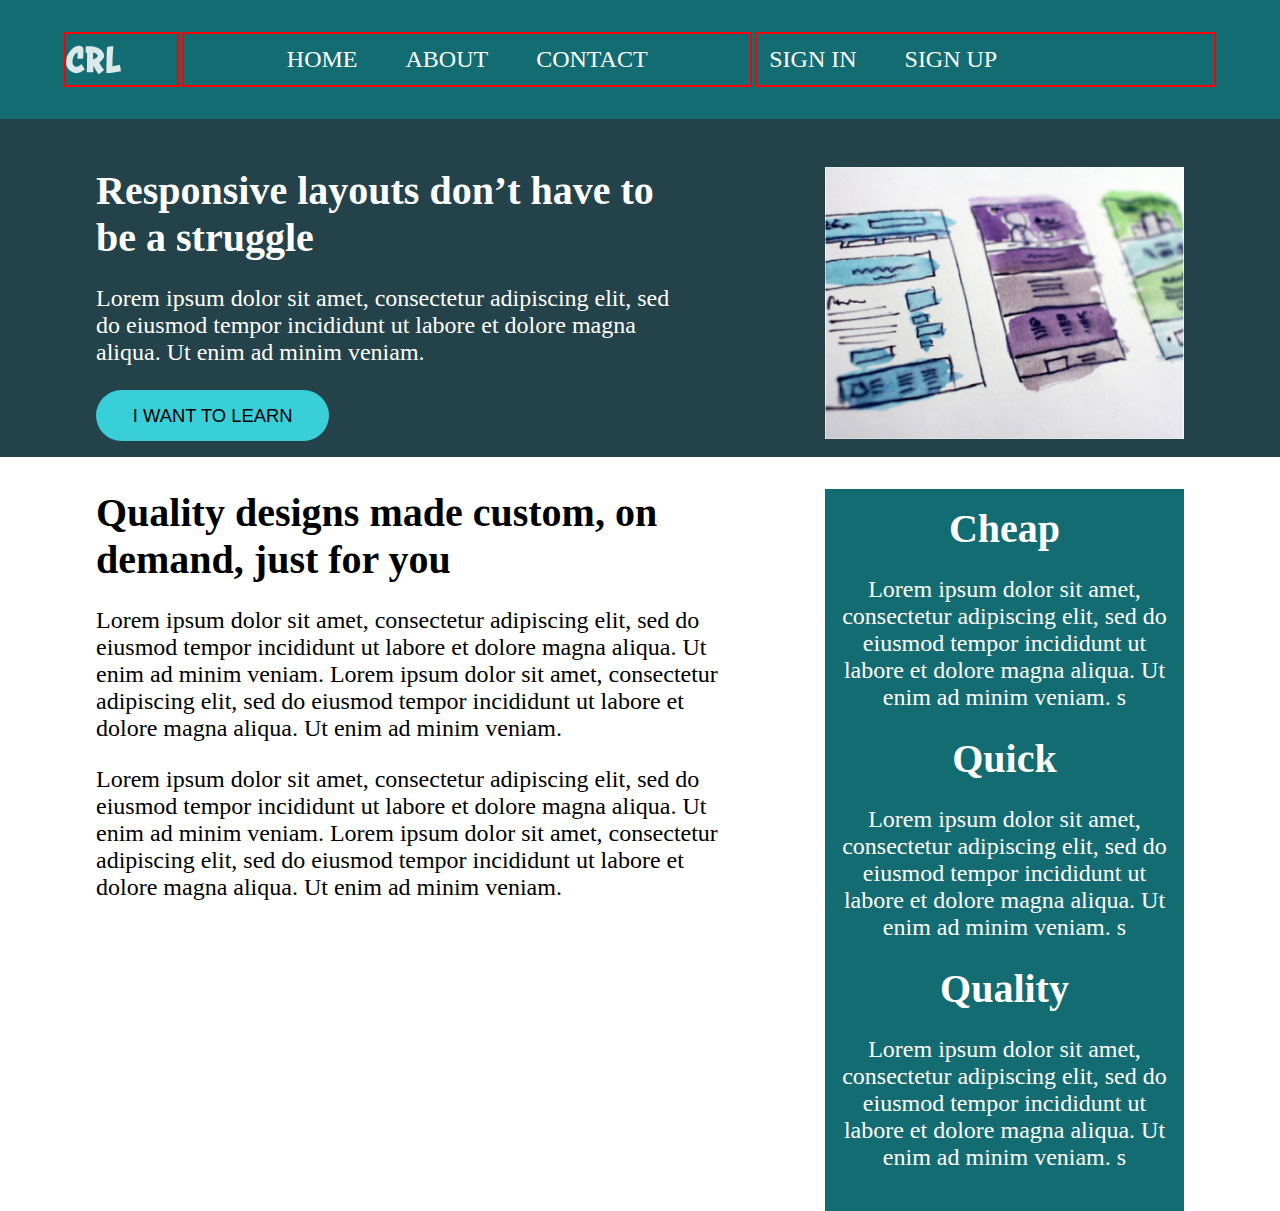
<file: nav1/index.html>
<!DOCTYPE html>
<html lang="en">
<head>
    <meta charset="UTF-8">
    <meta name="viewport" content="width=device-width, initial-scale=1.0">
    <title>Document</title>
</head>
<link rel="stylesheet" href="style.css">
<body>
    <header class="navbar">

        <div class="navcontainer">
            <div class="navlist logo-container">
                <img src="logo.svg" alt="company logo">
            </div>

            <ul class="navlist navlistcenter">
                <li class="navitem"><a href="">HOME</a></li>
                <li class="navitem"><a href="">ABOUT</a></li>
                <li class="navitem"><a href="">CONTACT</a></li>
            </ul>

            <ul class="navlist navlistend">
                <li class="navitem"><a href="">SIGN IN</a></li>
                <li class="navitem"><a href="">SIGN UP</a></li>
            </ul>
        </div>

    </header>
    <main class="container">
        <div class="row">
            <div class="content colone">
                <h1>Responsive layouts don’t have to be a struggle</h1>
                <p>Lorem ipsum dolor sit amet, consectetur adipiscing elit, sed do eiusmod tempor incididunt ut labore et dolore magna aliqua. Ut enim ad minim veniam.</p>
                <button>I WANT TO LEARN</button>     
            </div>
            <div class="img-container">
                <img src="img/hero-img.jpg" alt="weblayout">
            </div>
        </div>
    </main>

    <div class="row">

        <div class="colone">
            <h1>Quality designs made custom, on demand, just for you</h1>
            <p>Lorem ipsum dolor sit amet, consectetur adipiscing elit, sed do eiusmod tempor incididunt ut labore et dolore magna aliqua. Ut enim ad minim veniam. Lorem ipsum dolor sit amet, consectetur adipiscing elit, sed do eiusmod tempor incididunt ut labore et dolore magna aliqua. Ut enim ad minim veniam.</p>
            <p>Lorem ipsum dolor sit amet, consectetur adipiscing elit, sed do eiusmod tempor incididunt ut labore et dolore magna aliqua. Ut enim ad minim veniam. Lorem ipsum dolor sit amet, consectetur adipiscing elit, sed do eiusmod tempor incididunt ut labore et dolore magna aliqua. Ut enim ad minim veniam.</p>
        </div>

        <div class="coltwo">
            <div class="column">
                <h1 class="brown-heading">Cheap</h1>
                <p>Lorem ipsum dolor sit amet, consectetur adipiscing elit, sed do eiusmod tempor incididunt ut labore et dolore magna aliqua. Ut enim ad minim veniam. s</p>
            </div>
            <div class="column">
                <h1 class="brown-heading">Quick</h1>
                <p>Lorem ipsum dolor sit amet, consectetur adipiscing elit, sed do eiusmod tempor incididunt ut labore et dolore magna aliqua. Ut enim ad minim veniam. s</p>
            </div>
            <div class="column">
                <h1 class="brown-heading">Quality</h1>
                <p>Lorem ipsum dolor sit amet, consectetur adipiscing elit, sed do eiusmod tempor incididunt ut labore et dolore magna aliqua. Ut enim ad minim veniam. s</p>
            </div>
        </div>

    </div>
</body>
</html>
</file>
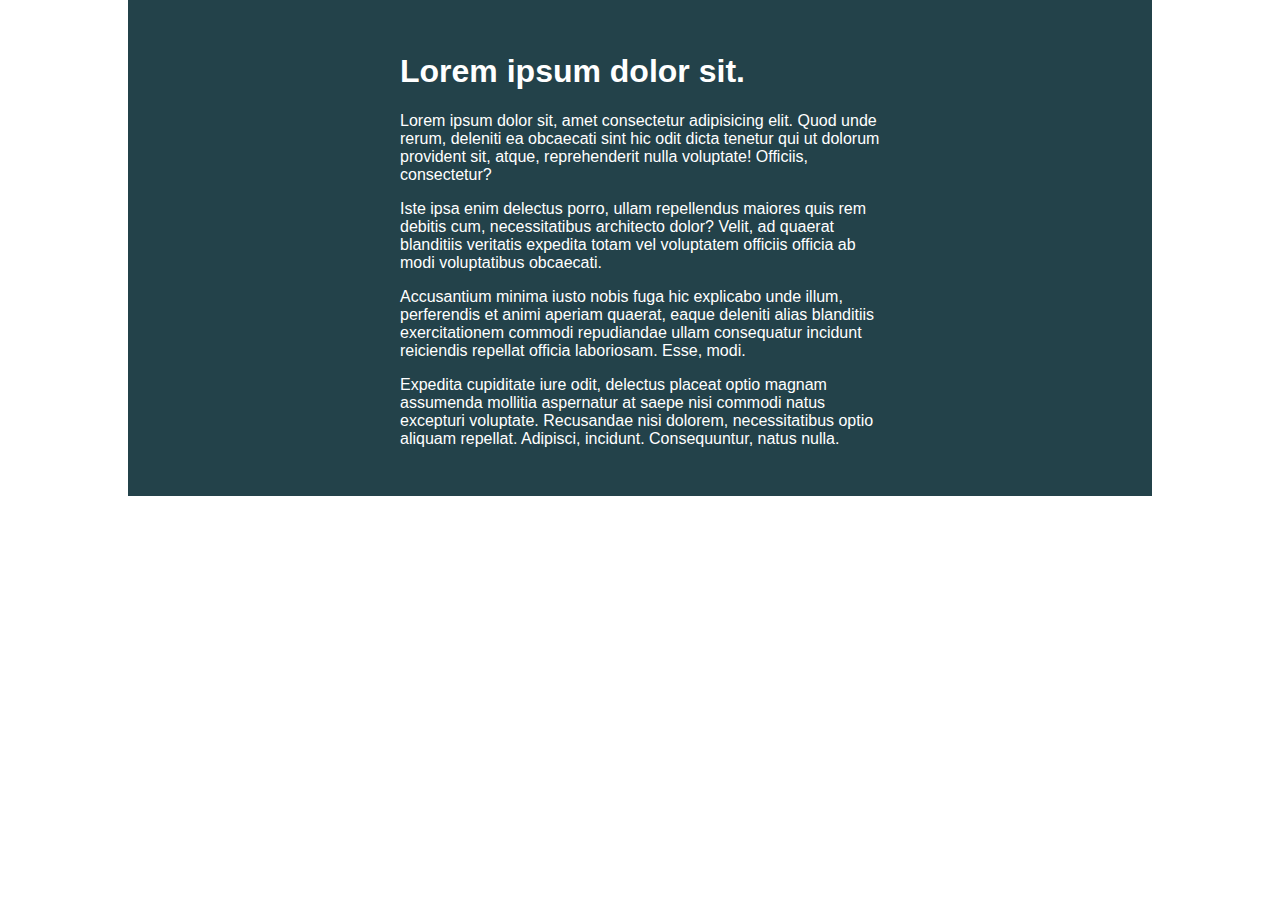
<file: conqueringresponsivekp/day1/index.html>
<!DOCTYPE html>
<html lang="en">

<head>
    <meta charset="UTF-8">
    <meta name="viewport" content="width=device-width, initial-scale=1.0">
    <title>Day 01</title>

    <link rel="stylesheet" href="style.css">
</head>

<body>
    <div class="container">
        <div class="intro-content">
            <h1>Lorem ipsum dolor sit.</h1>
            <p>Lorem ipsum dolor sit, amet consectetur adipisicing elit. Quod unde rerum, deleniti ea obcaecati sint hic
                odit dicta tenetur qui ut dolorum provident sit, atque, reprehenderit nulla voluptate! Officiis,
                consectetur?</p>
            <p>Iste ipsa enim delectus porro, ullam repellendus maiores quis rem debitis cum, necessitatibus architecto
                dolor? Velit, ad quaerat blanditiis veritatis expedita totam vel voluptatem officiis officia ab modi
                voluptatibus obcaecati.</p>
            <p>Accusantium minima iusto nobis fuga hic explicabo unde illum, perferendis et animi aperiam quaerat, eaque
                deleniti alias blanditiis exercitationem commodi repudiandae ullam consequatur incidunt reiciendis
                repellat officia laboriosam. Esse, modi.</p>
            <p>Expedita cupiditate iure odit, delectus placeat optio magnam assumenda mollitia aspernatur at saepe nisi
                commodi natus excepturi voluptate. Recusandae nisi dolorem, necessitatibus optio aliquam repellat.
                Adipisci, incidunt. Consequuntur, natus nulla.</p>
        </div>
    </div>
</body>

</html>
</file>
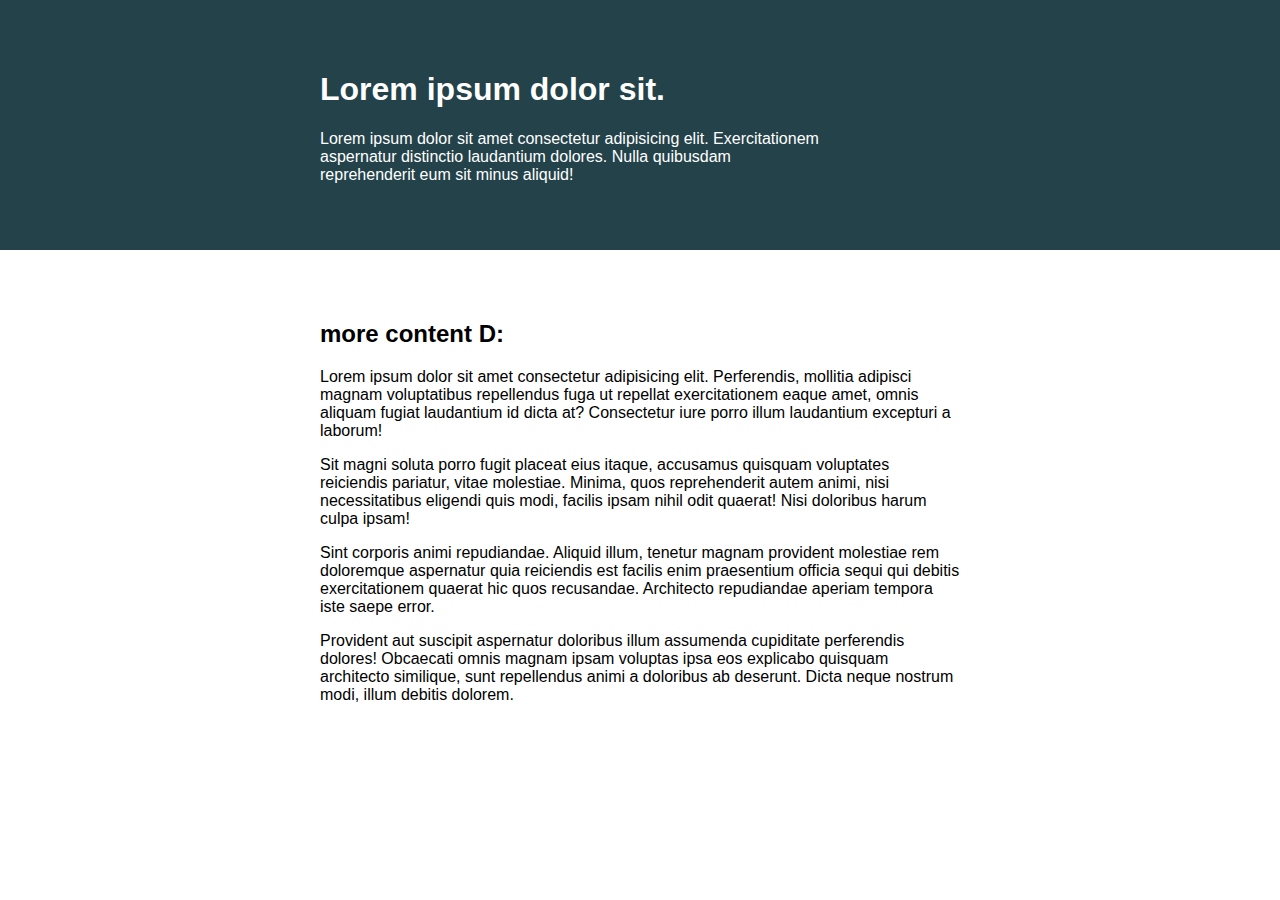
<file: conqueringresponsivekp/day2/index.html>
<!DOCTYPE html>
<html lang="en">
<head> 
    <meta charset="UTF-8">
    <meta name="viewport" content="width=device-width, initial-scale=1.0">
    <title>Day 01</title>
    <link rel="stylesheet" href="style.css">
</head>
<body>
    <div class="container">
        <div class="intro-content">
            <div class="nested-container">
                <h1>Lorem ipsum dolor sit.</h1>
                <p>Lorem ipsum dolor sit amet consectetur adipisicing elit. Exercitationem aspernatur distinctio laudantium dolores. Nulla quibusdam reprehenderit eum sit minus aliquid!</p>
            </div>
        </div>
    </div>

    <div class="container2">
        <div class="intro-content2">
            <h2>more content D:</h2>
            <p>Lorem ipsum dolor sit amet consectetur adipisicing elit. Perferendis, mollitia adipisci magnam voluptatibus repellendus fuga ut repellat exercitationem eaque amet, omnis aliquam fugiat laudantium id dicta at? Consectetur iure porro illum laudantium excepturi a laborum!</p>
            <p>Sit magni soluta porro fugit placeat eius itaque, accusamus quisquam voluptates reiciendis pariatur, vitae molestiae. Minima, quos reprehenderit autem animi, nisi necessitatibus eligendi quis modi, facilis ipsam nihil odit quaerat! Nisi doloribus harum culpa ipsam!</p>
            <p>Sint corporis animi repudiandae. Aliquid illum, tenetur magnam provident molestiae rem doloremque aspernatur quia reiciendis est facilis enim praesentium officia sequi qui debitis exercitationem quaerat hic quos recusandae. Architecto repudiandae aperiam tempora iste saepe error.</p>
            <p>Provident aut suscipit aspernatur doloribus illum assumenda cupiditate perferendis dolores! Obcaecati omnis magnam ipsam voluptas ipsa eos explicabo quisquam architecto similique, sunt repellendus animi a doloribus ab deserunt. Dicta neque nostrum modi, illum debitis dolorem.</p>
        </div>      
    </div>




</body>
</html>
</file>
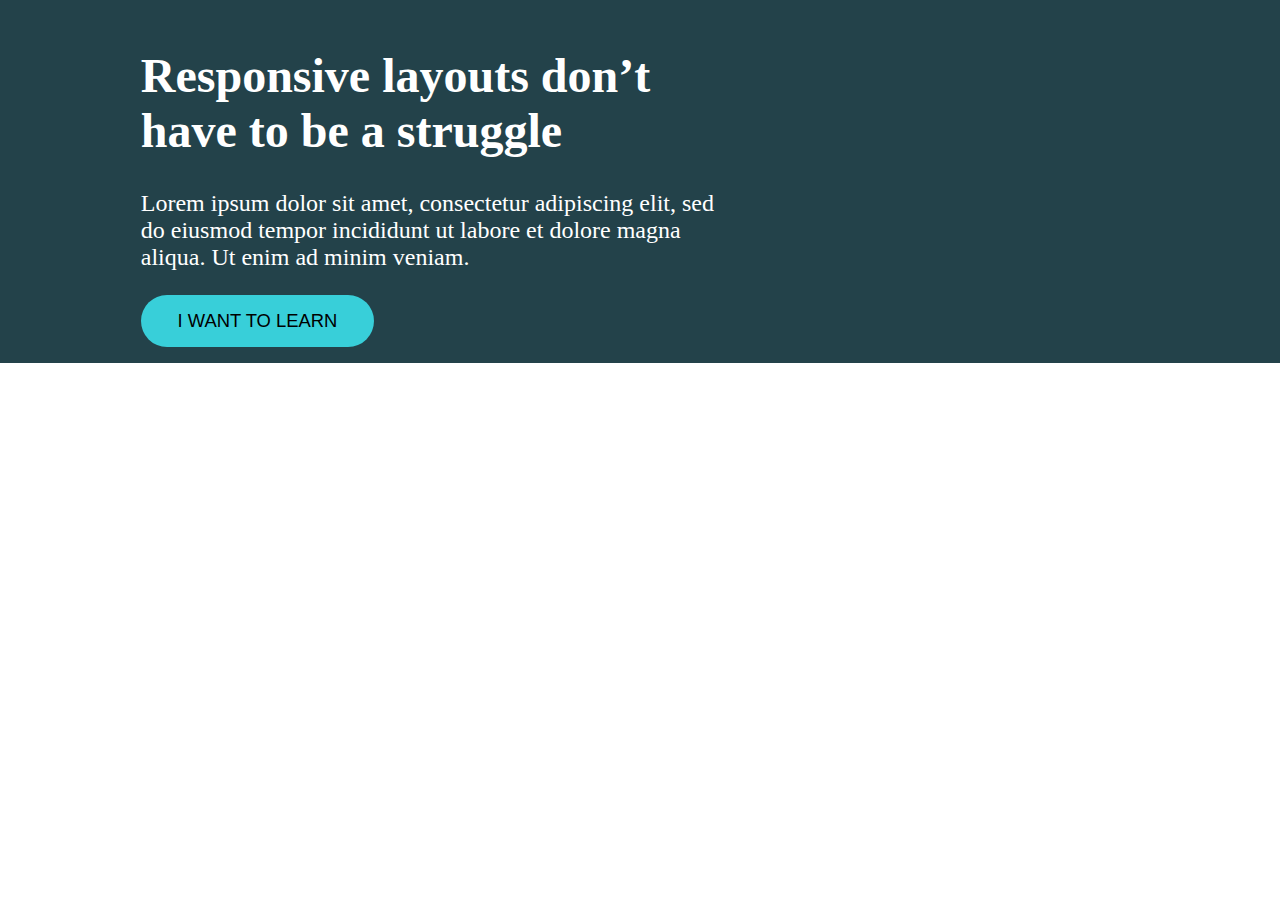
<file: conqueringresponsivekp/day3/index.html>
<!DOCTYPE html>
<html lang="en">
<head>
    <meta charset="UTF-8">
    <meta name="viewport" content="width=device-width, initial-scale=1.0">
    <title>Document</title>
</head>
<link rel="stylesheet" href="style.css">
<body>
    <main class="container">
        <div class="inner-container">
            <div class="content">
                <h1>Responsive layouts don’t have to be a struggle</h1>
                <p>Lorem ipsum dolor sit amet, consectetur adipiscing elit, sed do eiusmod tempor incididunt ut labore et dolore magna aliqua. Ut enim ad minim veniam.</p>
            </div>
            <button>I WANT TO LEARN</button>
        </div>
    </main>
    
</body>
</html>
</file>
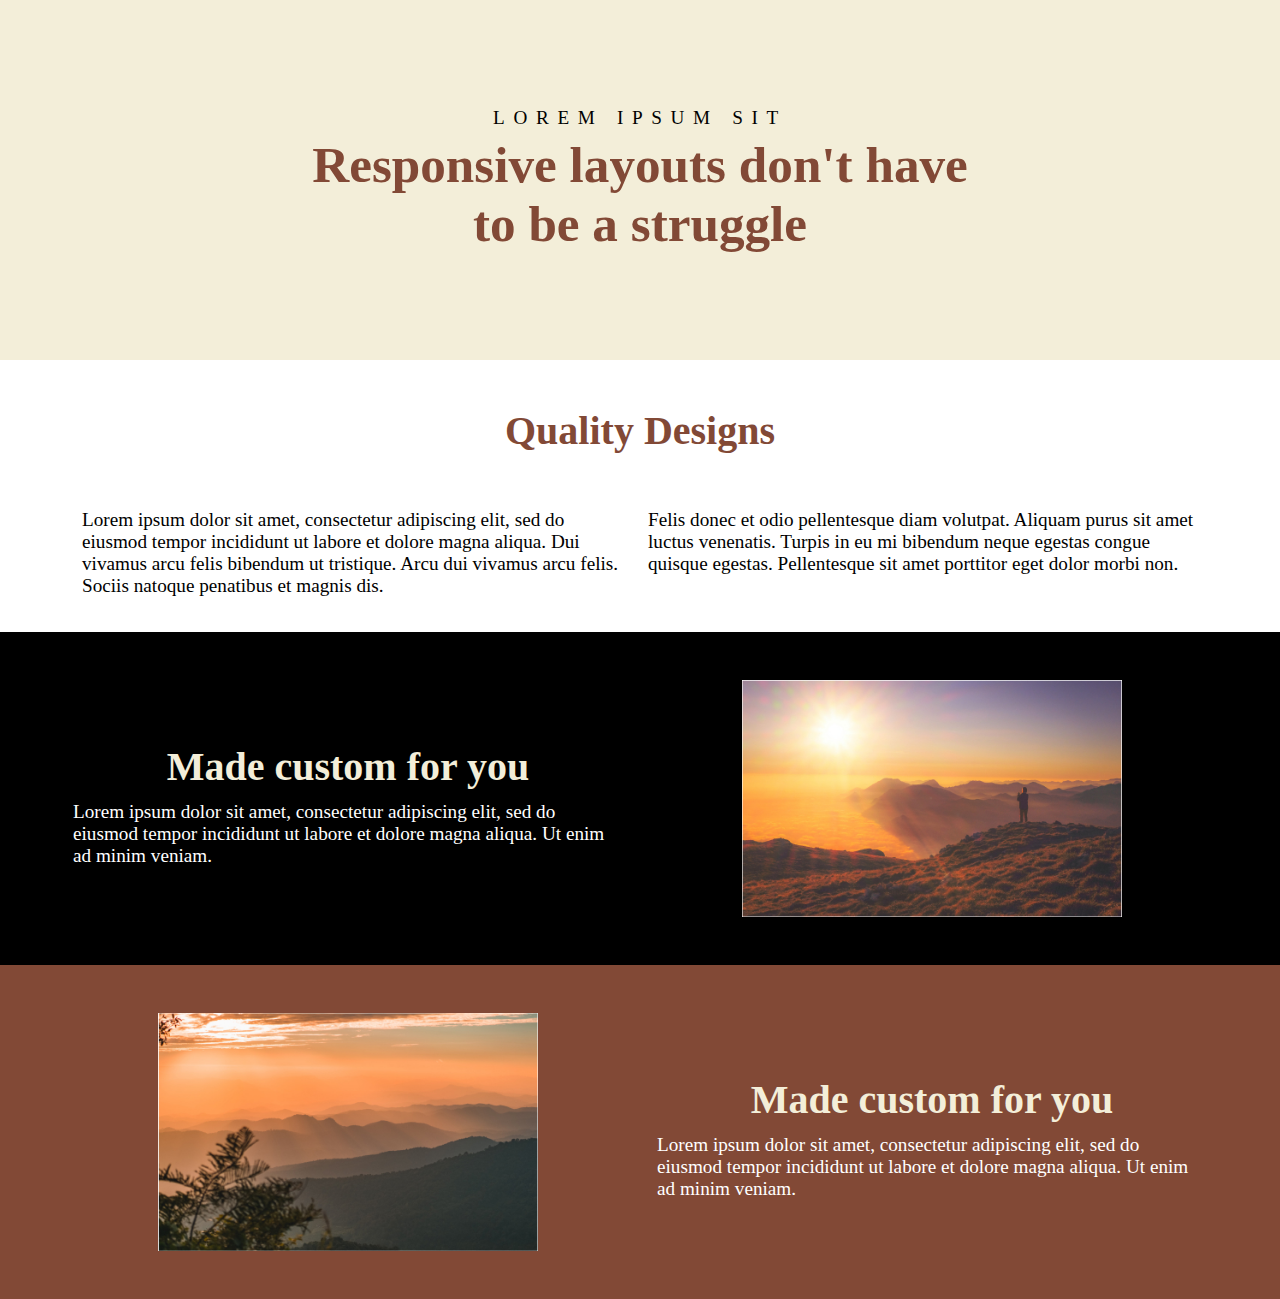
<file: conqueringresponsivekp/flex 4/index.html>
<!DOCTYPE html>
<html lang="en">
<head>
    <meta charset="UTF-8">
    <meta name="viewport" content="width=device-width, initial-scale=1.0">
    <title>Document</title>
</head>
<link rel="stylesheet" href="style.css">
<body>
    <main class="container">
        <div class="layout column">
            <p class="hero-para">LOREM IPSUM SIT</p>
            <h1 class="hero-heading">Responsive layouts don't have to be a struggle</h1>
        </div>
    </main>


    <div class="layout center">
        <h2>Quality Designs</h2>
        <div class="row center-row">
            <p class="flex-child-para">Lorem ipsum dolor sit amet, consectetur adipiscing elit, sed do eiusmod tempor incididunt ut labore et dolore magna aliqua. Dui vivamus arcu felis bibendum ut tristique. Arcu dui vivamus arcu felis. Sociis natoque penatibus et magnis dis.</p>
            <p class="flex-child-para">Felis donec et odio pellentesque diam volutpat. Aliquam purus sit amet luctus venenatis. Turpis in eu mi bibendum neque egestas congue quisque egestas. Pellentesque sit amet porttitor eget dolor morbi non.</p>
        </div>
    </div>


    <section class="pic-sec pic-sec1">
        <div class="layout row">
            <div class="pic-child column">
                <h2>Made custom for you</h2>
                <p class="flex-child-para">Lorem ipsum dolor sit amet, consectetur adipiscing elit, sed do eiusmod tempor incididunt ut labore et dolore magna aliqua. Ut enim ad minim veniam.</p>
            </div>
            <div class="pic-child img-container">
                <img src="img/image-01.jpg" alt="">
            </div>
        </div>
    </section>

    <section class="pic-sec pic-sec2">
        <div class="layout row">
            <div class="pic-child img-container">
                <img src="img/image-02.jpg" alt="">
            </div>
            <div class="pic-child column">
                <h2>Made custom for you</h2>
                <p class="flex-child-para">Lorem ipsum dolor sit amet, consectetur adipiscing elit, sed do eiusmod tempor incididunt ut labore et dolore magna aliqua. Ut enim ad minim veniam.</p>
            </div>
        </div>
    </section>

</body>
</html>
</file>
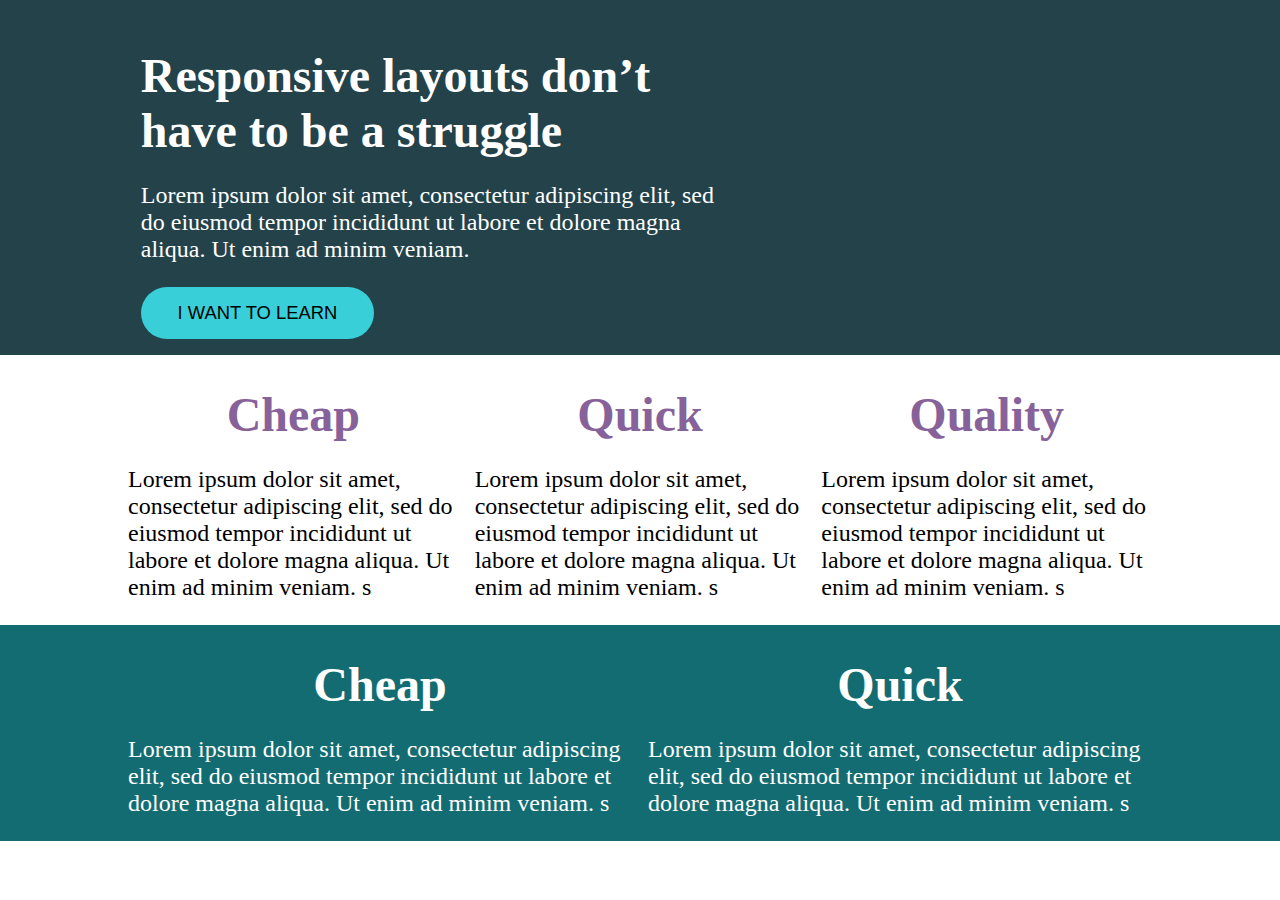
<file: conqueringresponsivekp/flex1/index.html>
<!DOCTYPE html>
<html lang="en">
<head>
    <meta charset="UTF-8">
    <meta name="viewport" content="width=device-width, initial-scale=1.0">
    <title>Document</title>
</head>
<link rel="stylesheet" href="style.css">
<body>
    <main class="container">
        <div class="inner-container">
            <div class="content">
                <h1>Responsive layouts don’t have to be a struggle</h1>
                <p>Lorem ipsum dolor sit amet, consectetur adipiscing elit, sed do eiusmod tempor incididunt ut labore et dolore magna aliqua. Ut enim ad minim veniam.</p>
            </div>
            <button>I WANT TO LEARN</button>
        </div>
    </main>

    <div class="flecs">
        <div class="column">
            <h1 class="brown-heading">Cheap</h1>
            <p>Lorem ipsum dolor sit amet, consectetur adipiscing elit, sed do eiusmod tempor incididunt ut labore et dolore magna aliqua. Ut enim ad minim veniam. s</p>
        </div>
        <div class="column">
            <h1 class="brown-heading">Quick</h1>
            <p>Lorem ipsum dolor sit amet, consectetur adipiscing elit, sed do eiusmod tempor incididunt ut labore et dolore magna aliqua. Ut enim ad minim veniam. s</p>
        </div>
        <div class="column">
            <h1 class="brown-heading">Quality</h1>
            <p>Lorem ipsum dolor sit amet, consectetur adipiscing elit, sed do eiusmod tempor incididunt ut labore et dolore magna aliqua. Ut enim ad minim veniam. s</p>
        </div>
    </div>


    <div class="outer-flecstwo">
        <div class="flecs">
            <div class="column">
                <h1>Cheap</h1>
                <p>Lorem ipsum dolor sit amet, consectetur adipiscing elit, sed do eiusmod tempor incididunt ut labore et dolore magna aliqua. Ut enim ad minim veniam. s</p>
            </div>
            <div class="column">
                <h1>Quick</h1>
                <p>Lorem ipsum dolor sit amet, consectetur adipiscing elit, sed do eiusmod tempor incididunt ut labore et dolore magna aliqua. Ut enim ad minim veniam. s</p>
            </div>
        </div>
    </div>
    
</body>
</html>
</file>
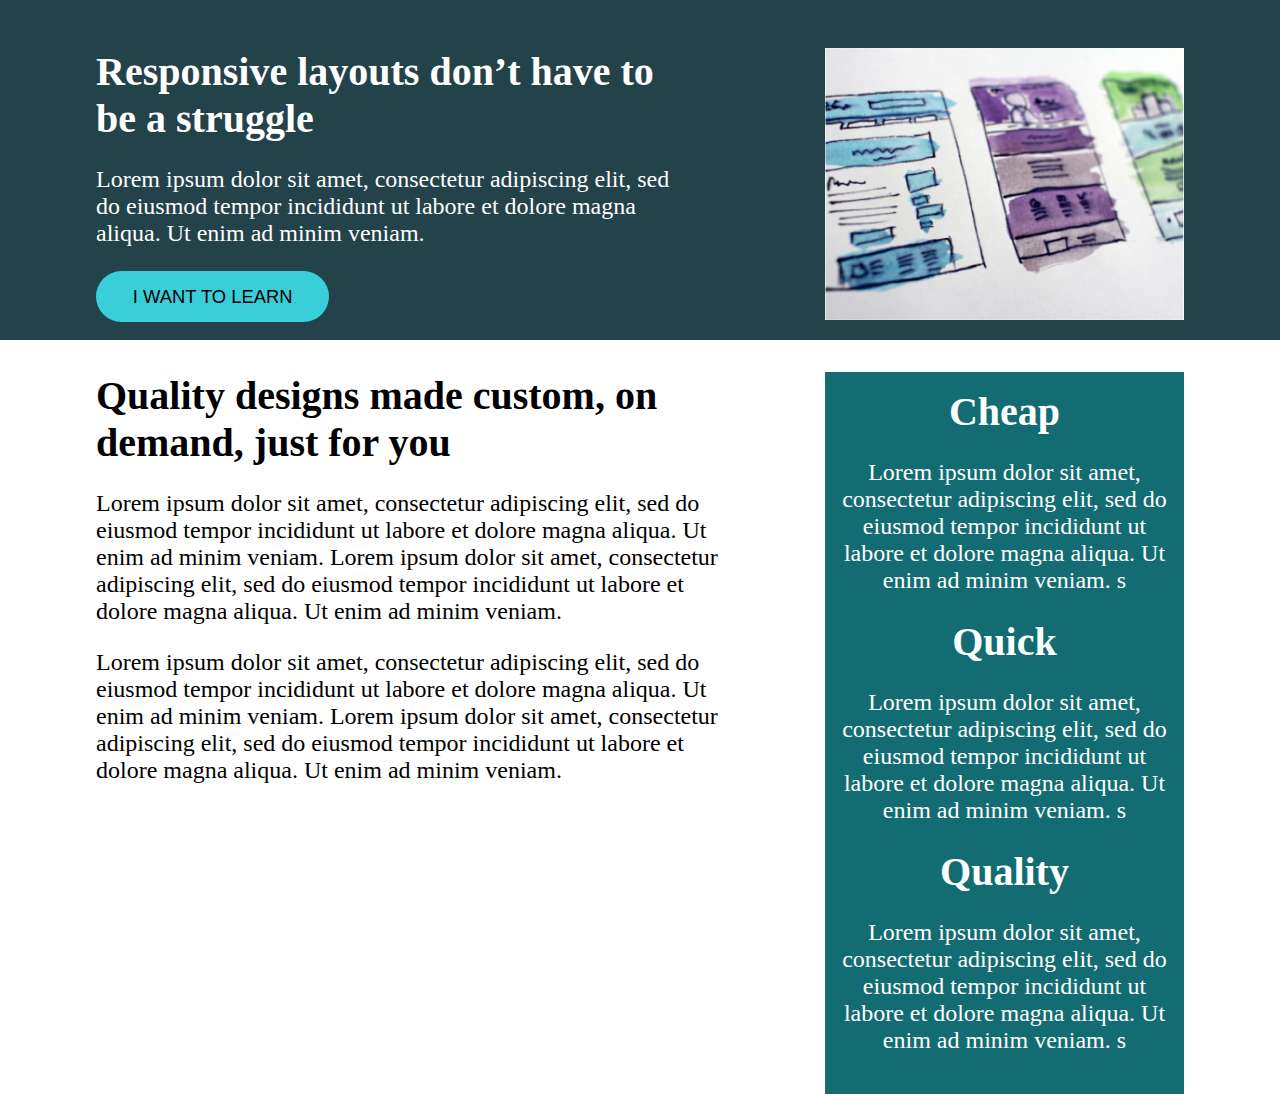
<file: conqueringresponsivekp/flex2/index.html>
<!DOCTYPE html>
<html lang="en">
<head>
    <meta charset="UTF-8">
    <meta name="viewport" content="width=device-width, initial-scale=1.0">
    <title>Document</title>
</head>
<link rel="stylesheet" href="style.css">
<body>
    <main class="container">
        <div class="row">
            <div class="content colone">
                <h1>Responsive layouts don’t have to be a struggle</h1>
                <p>Lorem ipsum dolor sit amet, consectetur adipiscing elit, sed do eiusmod tempor incididunt ut labore et dolore magna aliqua. Ut enim ad minim veniam.</p>
                <button>I WANT TO LEARN</button>     
            </div>
            <div class="img-container">
                <img src="img/hero-img.jpg" alt="weblayout">
            </div>
        </div>
    </main>

    <div class="row">

        <div class="colone">
            <h1>Quality designs made custom, on demand, just for you</h1>
            <p>Lorem ipsum dolor sit amet, consectetur adipiscing elit, sed do eiusmod tempor incididunt ut labore et dolore magna aliqua. Ut enim ad minim veniam. Lorem ipsum dolor sit amet, consectetur adipiscing elit, sed do eiusmod tempor incididunt ut labore et dolore magna aliqua. Ut enim ad minim veniam.</p>
            <p>Lorem ipsum dolor sit amet, consectetur adipiscing elit, sed do eiusmod tempor incididunt ut labore et dolore magna aliqua. Ut enim ad minim veniam. Lorem ipsum dolor sit amet, consectetur adipiscing elit, sed do eiusmod tempor incididunt ut labore et dolore magna aliqua. Ut enim ad minim veniam.</p>
        </div>

        <div class="coltwo">
            <div class="column">
                <h1 class="brown-heading">Cheap</h1>
                <p>Lorem ipsum dolor sit amet, consectetur adipiscing elit, sed do eiusmod tempor incididunt ut labore et dolore magna aliqua. Ut enim ad minim veniam. s</p>
            </div>
            <div class="column">
                <h1 class="brown-heading">Quick</h1>
                <p>Lorem ipsum dolor sit amet, consectetur adipiscing elit, sed do eiusmod tempor incididunt ut labore et dolore magna aliqua. Ut enim ad minim veniam. s</p>
            </div>
            <div class="column">
                <h1 class="brown-heading">Quality</h1>
                <p>Lorem ipsum dolor sit amet, consectetur adipiscing elit, sed do eiusmod tempor incididunt ut labore et dolore magna aliqua. Ut enim ad minim veniam. s</p>
            </div>
        </div>

    </div>
    
</body>
</html>
</file>
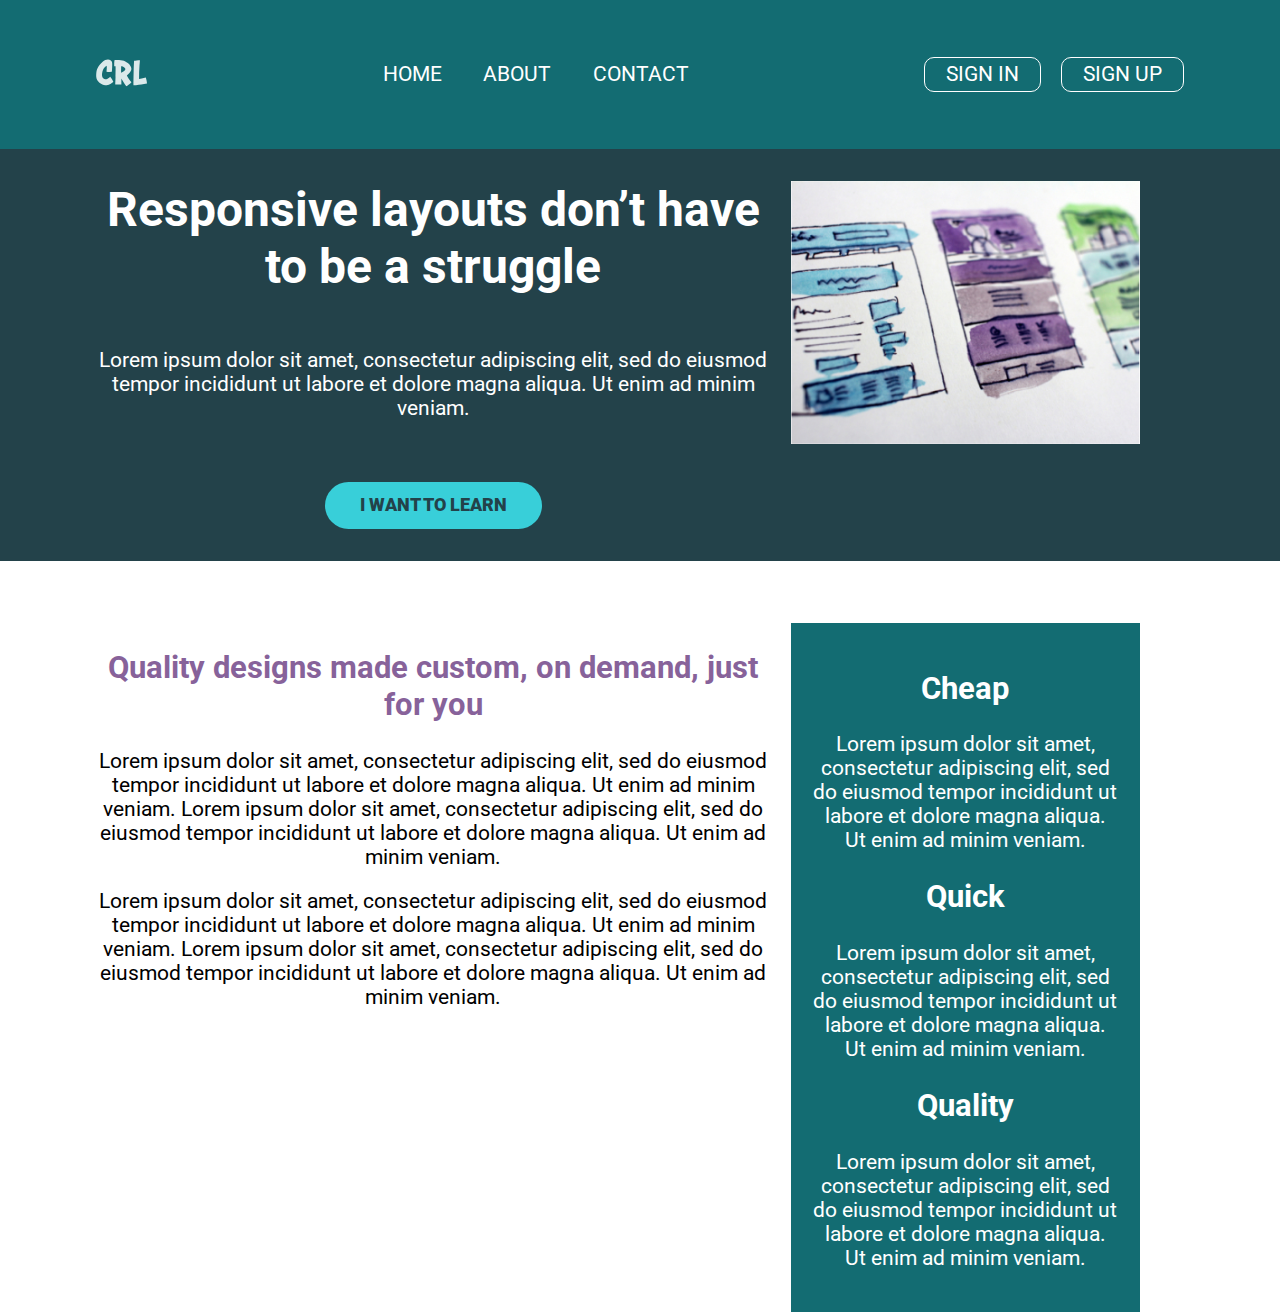
<file: conqueringresponsivekp/nav2/index.html>
<!DOCTYPE html>
<html lang="en">
<head>
    <meta charset="UTF-8">
    <meta name="viewport" content="width=device-width, initial-scale=1.0">
    <title>Conquering Responsive Layouts</title>
    <link href="https://fonts.googleapis.com/css2?family=Roboto:wght@400;900&display=swap" rel="stylesheet"> 
    <link rel="stylesheet" href="style.css">
</head>
<body>
    <header> 
        <div class="container row nav-container">
            <button class="nav-toggle" aria-label="open navigation">
                <span class="hamburger"></span>
            </button>
            <a class="logo" href="#">
                <img src="img/logo.svg" alt="conquering responsive layouts">
            </a>
            <nav class="nav">
                <ul class="nav__list nav__list--primary">
                    <li class="nav__item"><a href="#" class="nav__link">Home</a></li>
                    <li class="nav__item"><a href="#" class="nav__link">About</a></li>
                    <li class="nav__item"><a href="#" class="nav__link">Contact</a></li>
                </ul>
                <ul class="nav__list nav__list--secondary">
                    <li class="nav__item"><a href="#" class="nav__link nav__link--button">Sign In</a></li>
                    <li class="nav__item"><a href="#" class="nav__link nav__link--button">Sign up</a></li>
                </ul>
            </nav>
        </div>
    </header>
    
    <section class="hero">
        <div class="container row">
            <div class="hero__text">
                <h1>Responsive layouts don’t have to be a struggle</h1>
                <p>Lorem ipsum dolor sit amet, consectetur adipiscing elit, sed do eiusmod tempor incididunt ut labore et dolore magna aliqua. Ut enim ad minim veniam.</p>
                <a href="#" class="btn">I want to learn</a>
            </div>
            <img src="img/hero-img.jpg" alt="UX design sketches" class="hero__img">
        </div>
    </section> 

    <main class="main container row">
            <section class="primary-content">
                <h2 class="section-title">Quality designs made custom, on demand, just for you</h2>
                <p>Lorem ipsum dolor sit amet, consectetur adipiscing elit, sed do eiusmod tempor incididunt ut labore et dolore magna aliqua. Ut enim ad minim veniam. Lorem ipsum dolor sit amet, consectetur adipiscing elit, sed do eiusmod tempor incididunt ut labore et dolore magna aliqua. Ut enim ad minim veniam.</p>
                <p>Lorem ipsum dolor sit amet, consectetur adipiscing elit, sed do eiusmod tempor incididunt ut labore et dolore magna aliqua. Ut enim ad minim veniam. Lorem ipsum dolor sit amet, consectetur adipiscing elit, sed do eiusmod tempor incididunt ut labore et dolore magna aliqua. Ut enim ad minim veniam.</p>
            </section>
            <aside class="sidebar">
                <h2 class="sidebar-title">Cheap</h2>
                <p>Lorem ipsum dolor sit amet, consectetur adipiscing elit, sed do eiusmod tempor incididunt ut labore et dolore magna aliqua. Ut enim ad minim veniam.</p>

                <h2 class="sidebar-title">Quick</h2>
                <p>Lorem ipsum dolor sit amet, consectetur adipiscing elit, sed do eiusmod tempor incididunt ut labore et dolore magna aliqua. Ut enim ad minim veniam.</p>

                <h2 class="sidebar-title">Quality</h2>
                <p>Lorem ipsum dolor sit amet, consectetur adipiscing elit, sed do eiusmod tempor incididunt ut labore et dolore magna aliqua. Ut enim ad minim veniam.</p>
            </aside>
    </main>

    <script src="main.js"></script>

</body>
</html>
</file>
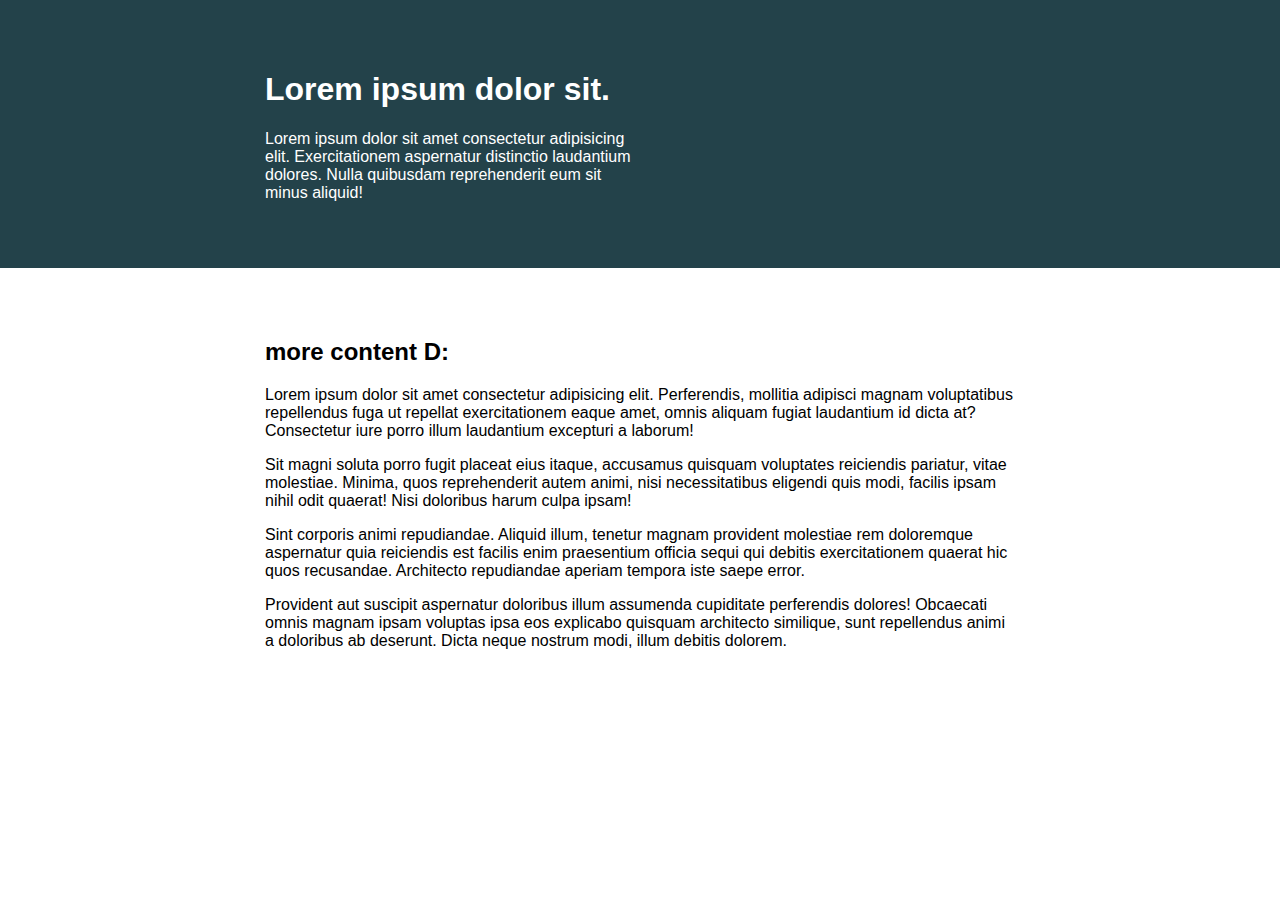
<file: conqueringresponsivekp/day2/hissolution/index.html>
<!DOCTYPE html>
<html lang="en">
<head> 
    <meta charset="UTF-8">
    <meta name="viewport" content="width=device-width, initial-scale=1.0">
    <title>Day 01</title>
 
    <link rel="stylesheet" href="style.css">
</head>
<body>

    <div class="outer-content-container">
        <div class="container">
            <div class="intro-content">
                <h1>Lorem ipsum dolor sit.</h1>
                <p>Lorem ipsum dolor sit amet consectetur adipisicing elit. Exercitationem aspernatur distinctio laudantium dolores. Nulla quibusdam reprehenderit eum sit minus aliquid!</p>
            </div>
        </div> 
    </div>


    <div class="container">
        <h2>more content D:</h2>
        <p>Lorem ipsum dolor sit amet consectetur adipisicing elit. Perferendis, mollitia adipisci magnam voluptatibus repellendus fuga ut repellat exercitationem eaque amet, omnis aliquam fugiat laudantium id dicta at? Consectetur iure porro illum laudantium excepturi a laborum!</p>
        <p>Sit magni soluta porro fugit placeat eius itaque, accusamus quisquam voluptates reiciendis pariatur, vitae molestiae. Minima, quos reprehenderit autem animi, nisi necessitatibus eligendi quis modi, facilis ipsam nihil odit quaerat! Nisi doloribus harum culpa ipsam!</p>
        <p>Sint corporis animi repudiandae. Aliquid illum, tenetur magnam provident molestiae rem doloremque aspernatur quia reiciendis est facilis enim praesentium officia sequi qui debitis exercitationem quaerat hic quos recusandae. Architecto repudiandae aperiam tempora iste saepe error.</p>
        <p>Provident aut suscipit aspernatur doloribus illum assumenda cupiditate perferendis dolores! Obcaecati omnis magnam ipsam voluptas ipsa eos explicabo quisquam architecto similique, sunt repellendus animi a doloribus ab deserunt. Dicta neque nostrum modi, illum debitis dolorem.</p>
    </div>


</body>
</html>
</file>
<file: nav1/style.css>
*{
    box-sizing: border-box;
}

body {
    margin: 0;
    padding: 0;
}

.navbar {
    background-color: #136C72;
    align-items: center;
}

.navcontainer {
    display: flex;
    justify-content: space-between;
    width: 90%;
    margin: 0 auto;
    padding: 2em 0;
    gap: 0.2em;

}

.img-container {
    display: flex;
    align-items: start;
}

.logo-container {
    width: 10%;
}

.navlist {
    display: flex;
    gap: 0.2em;
    align-items: center;

    padding: 0;
    margin:0;

    color: white;
    list-style: none;
    border: 2px solid red;
}

.navlist > img {
    min-width: 25px;
}

.navitem {
    padding: 0;
    transition: background-color 0.4s ease-in-out, color 0.3s;
}

.navitem:hover {
    color: #136C72;
    background-color: white;
    cursor: pointer;
}

.navlistend {
    width: 40%;
}

a {
    text-decoration: none;
    color: inherit;
}

.container {
    color: white;
    padding: 1rem 0;
    margin: 0 auto;
    background-color: #23424A;
}

.content {
    max-width: 600px;
}

button {
    background-color: #38CFD9;
    border-radius: 5rem;
    padding: 0.8em 2em;
    border: 0;
    transition: background-color .5s  ease-in-out, color .3s ease-in-out .1s;
}

button:hover {
    cursor: pointer;
    background-color: brown;
    color: white;
}

h1 {
    font-size: 1.6rem;
    margin: 0;
}

@media only screen and (min-width: 600px) {
    h1 {
      font-size: 2.5rem;
    }
    p {
        font-size: 1.5rem;
    }
    button {
        font-size: 1.15rem;
    }
    .row {
        width: 85%;
    }
    .navcontainer {
    }
    .navlistcenter {
        flex-grow: 1;
        justify-content: center;
    }
    .navlist {
        gap: 1em;
        font-size: 1.5rem;
    }
    .navitem {
        padding: 0.5em;
    }
    .navlist > img{
        max-width: 60px;
    }
}

img {
    max-width: 100%;
}

.row {
    display: flex;
    width: 85%;
    margin: 0 auto;
    justify-content: space-between;
    margin-top: 2em;
}

.colone {
    width: 60%;
}

.coltwo {
    width: 33%;
    background-color: #136C72;
    color: white;
    padding: 1em;
    text-align: center;
}

.img-container {
    width: 33%;
}
</file>
<file: conqueringresponsivekp/day1/style.css>
/* INSTRUCTIONS
 *
 * 1) Limit the total width of
 *    the .intro-conent to about half
 *    of it's parent
 *
 * 2) Stop the text from overflowing
 *    out the bottom at small screen
 *    widths
 *
 * You may modify the HTML if needed
 *
 */

* {
  box-sizing: border-box;
}

body {
  margin: 0;
  font-family: sans-serif;
}

.container {
  background: #23424a;
  color: white;

  width: 80%;
  margin: 0 auto;

  padding: 2em;
}

.intro-content {
  margin: 0 auto;
  width: 50%;
}
</file>
<file: conqueringresponsivekp/day2/style.css>
/* INSTRUCTIONS
 *
 * 1) Keep the text inside .intro-content
 *    in the same place, but have the background
 *    extend from one side of the viewport
 *    to the other, no matter how wide or narrow
 *    the browser is.
 *
 * 2) Limit the maximum width of the text in the
 *    bottom area.
 *
 * You may modify the HTML if needed
 * (you probably should for this challenge)
 *
 */

* {
  box-sizing: border-box;
}

body {
  margin: 0;
  font-family: sans-serif;
}

.container {
  background: #23424a;
  color: white;
  padding: 50px 0;
}

.intro-content {
  width: 50%;
  margin: 0 auto;
  max-width: 750px;
}

.nested-container {
  max-width: 500px;

}


.container2 {
  width: 50%;
  max-width: 750px;
  margin: 0 auto;
  padding: 50px 0;
}
</file>
<file: conqueringresponsivekp/day3/style.css>
*, *::after *::before{
    box-sizing: border-box;
}

body {
    margin: 0;
}

.container {
    color: white;
    padding: 1rem;
    margin: 0 auto;
    background-color: #23424A;
}

.inner-container {
    width: 80%;
    margin: 0 auto;
}

.content {
    max-width: 600px;
}

button {
    background-color: #38CFD9;
    border-radius: 5rem;
    padding: 0.8em 2em;
    border: 0;
    transition: background-color .5s  ease-in-out, color .3s ease-in-out .1s;
}

button:hover {
    cursor: pointer;
    background-color: brown;
    color: white;
}

@media only screen and (min-width: 600px) {
    h1 {
      font-size: 3rem;
    }
    p {
        font-size: 1.5rem;
    }
    button {
        font-size: 1.15rem;
    }
}
</file>
<file: conqueringresponsivekp/flex 4/style.css>
*, *::after, *::before{
    box-sizing: border-box;
}

body {
    margin: 0;
    padding: 0;
}

p{
    margin-top: 0;
}

h1 {
    margin: 0;
}

img {
    max-width: 100%;
}

/* --------------------------- Layouts ------------------------------------------ */

/* Commons */
.layout {
    width: 90%;
    margin: 0 auto;
}

.column {
    display: flex;
    flex-direction: column;
    align-items: center;
    justify-content: center;
}

/* Main */

.container {
    background-color: #F3EED9;
    min-height: 40vh;
    display: flex;
    color: black;
}

/* Center */

.center {
    min-height: 40vh;
    display: flex;
    flex-direction: column;
    justify-content: center;
    padding: 1em;
}

.center > .row {
    margin-top: 1em;
}

/*-------- Picture Section --------- */

.pic-sec {
    color: white;
    padding: 1rem 0;
}

.pic-sec1 {
    background-color: black;
}

.pic-sec2 {
    background-color: #824936;
}

.img-container {
    max-width: 200px;
    margin: 0 auto;
}

/* --------------------Typography ---------------------------- */

p {
    font-size: 0.9rem;
}

h1 {
    color: #824936;
    font-size: 1.9rem;
    text-align: center;
    max-width: 700px;
}

h2 {
    font-size: 1.5rem;
    line-height: 1.1;
}

.hero-para{
    letter-spacing: 0.45em;
    margin-bottom: 0.3em;
}

.center > h2 {
    color: #824936;
    text-align: center;
    margin-bottom: 1em;
}

.pic-child > h2 {
    color: #F3EED9;
    margin-bottom: 0.3em;
}

/* -------------------- Queries ------------------------*/
@media only screen and (min-width: 600px) {

    /* Typography */
    h1 {
        font-size: 3.2rem;
    }

    h2 {
        font-size: 2.5rem;
    }

    p {
        font-size: 1.2rem;
    }

    /* Layouts */

    .center {
        min-height: 30vh;
    }

    .flex-child-para {
        width: 100%;
        max-width: 550px;
    }

    .row {
        display: flex;
        justify-content: center;
        gap: 1em;
    }

    .pic-sec {
        color: white;
        padding: 3rem 0;
        display: block;
    }

    .pic-child {
        width: 50%;
    }

    .img-container {
        max-width: 50%;
        display: flex;
    }
    
    img {
        width: 100%;
        max-width: 100%;
        max-width: 380px;
        margin: 0 auto;
        align-self: center;
    }    
}
</file>
<file: conqueringresponsivekp/flex1/style.css>
*, *::after *::before{
    box-sizing: border-box;
}

body {
    margin: 0;
}

.container {
    color: white;
    padding: 1rem;
    margin: 0 auto;
    background-color: #23424A;
}

.inner-container {
    width: 80%;
    margin: 0 auto;
}

.content {
    max-width: 600px;
}

button {
    background-color: #38CFD9;
    border-radius: 5rem;
    padding: 0.8em 2em;
    border: 0;
    transition: background-color .5s  ease-in-out, color .3s ease-in-out .1s;
}

button:hover {
    cursor: pointer;
    background-color: brown;
    color: white;
}

h1 {
    font-size: 1.6rem;
}

@media only screen and (min-width: 600px) {
    h1 {
      font-size: 3rem;
      margin-bottom: 0;
    }
    p {
        font-size: 1.5rem;
    }
    button {
        font-size: 1.15rem;
    }
}

.flecs {
    display: flex;
    width: 80%;
    margin: 0 auto;
    gap: 1rem;
}

.brown-heading {
    color: #87629A;
}

.outer-flecstwo{
    background-color: #136C72;
    color: white;
}

.column {
    display: flex;
    flex-direction: column;
    align-items: center;
}
</file>
<file: conqueringresponsivekp/flex2/style.css>
*{
    box-sizing: border-box;
}

body {
    margin: 0;
}

.container {
    color: white;
    padding: 1rem 0;
    margin: 0 auto;
    background-color: #23424A;
}

.content {
    max-width: 600px;
}

button {
    background-color: #38CFD9;
    border-radius: 5rem;
    padding: 0.8em 2em;
    border: 0;
    transition: background-color .5s  ease-in-out, color .3s ease-in-out .1s;
}

button:hover {
    cursor: pointer;
    background-color: brown;
    color: white;
}

h1 {
    font-size: 1.6rem;
    margin: 0;
}

@media only screen and (min-width: 600px) {
    h1 {
      font-size: 2.5rem;
    }
    p {
        font-size: 1.5rem;
    }
    button {
        font-size: 1.15rem;
    }
    .row {
        width: 80%;
    }
}

img {
    max-width: 100%;
}

.row {
    display: flex;
    width: 85%;
    margin: 0 auto;
    gap: 1rem;
    justify-content: space-between;
    margin-top: 2em;
}

.colone {
    width: 60%;
}

.coltwo {
    width: 33%;
    background-color: #136C72;
    color: white;
    padding: 1em;
    text-align: center;
}
.img-container {
    width: 33%;
}
</file>
<file: conqueringresponsivekp/nav2/style.css>
/*---------------Basics--------------------*/
*, *::before, *::after {
    box-sizing: border-box;
}

body {
    margin: 0;
    font-family: 'Roboto', sans-serif;
    font-size: 1.3rem;
}

img {
    max-width: 100%;
}

ul {
    list-style: none;
}

a {
    text-decoration: none;
    color: white;  
}



/*-------------Typography-----------------*/
h1 {
    font-size: 3rem;
    margin-top: 0;
}

.section-title {
    color: #87629A;
}



/*-----------Navigation-------------------*/

/*---Common---*/
.container {
    width: 80%;
    margin: 0 auto;
    /* added for nav-toggle positioning */
    position: relative;
    text-align: center;
}

/*--Nav--*/

header {
    background: #136c72;
    padding: 1em 0;
    text-align: center;
}

.nav {
    width: 100%;
}

.nav-toggle {
    cursor: pointer;
    border: 0;
    width: 3em;
    height: 3em;
    padding: 0em;
    color: white;
    background-color: transparent;
    transition: opacity 250ms ease;
    
    position: absolute;
    left: 0;
}

.nav-toggle:focus,
.nav-toggle:hover {
    opacity: .75;
}

.hamburger {
    width: 50%;
    position: relative;
}

.hamburger,
.hamburger::before,
.hamburger::after {
    display: block;
    margin: 0 auto;
    height: 3px;
    background: white;
}

.hamburger::before,
.hamburger::after {
    content: '';
    width: 100%;
}

.hamburger::before {
    transform: translateY(-6px);
}

.hamburger::after {
    transform: translateY(3px);
}

.nav {
    visibility: hidden;
    height: 0;
    position: absolute;
    text-transform: uppercase;
}

.nav--visible {
    visibility: visible;
    height: auto;
    position: relative;
} 

.nav__item {
    margin: 1em 0;
}

.nav__list--primary {
    padding: 0;
}


.nav__list--secondary {
    display: flex;
    justify-content: space-between;
    padding: 0;
    margin: 0;
}

.nav__link--button {
    border: 1px solid white;
    border-radius: 10px;
    padding: 0.2em 1em;
}

.logo {
    height: 30px;
}

/*---------------Hero section-----------------------*/

.hero {
    padding: 2rem 0;
    background-color: #23424A;
    color: #FFF;
}

.hero__text {
    display: flex;
    flex-direction: column;
    align-items: center;
}

.hero__img {
    margin-top: 2em;
}

.hero p {
    margin-bottom: 3em;
}

.main {
    margin-top: 3em;
}

.btn {
    display: inline-block;
    text-decoration: none;
    text-transform: uppercase; 
    color: #23424A;
    font-weight: 900;
    font-size: 1.1rem;
    background-color: #38CFD9;
    padding: .75em 2em;
    border-radius: 100px;
    margin: 0 auto;
}

.btn:hover,
.btn:focus {
    opacity: .75; 
}

.sidebar {
    padding: 1em;
    text-align: center;
    color: #fff;
    background-color: #136c72;

}

/* ------- Media ------------ */
@media (min-width: 800px) {

    /*----------Common--------------*/
    .container {
        width: 85%;
    }
    .row {
        display: flex;
        gap: 1em;
    }

    /*----------Nav------------*/
    .nav-toggle {
        display: none;
    }

    .nav-container {
        display: flex;
        align-items: center;
        justify-content: space-between;
    }

    .nav {
        visibility: visible;
        display: flex;
        height: auto;
        position: relative;
        justify-content: space-between;
        flex-grow: 1;
        gap: 1em;
    }

    .nav__list {
        display: flex;
        gap: 2em;
    }

    .nav__list--primary {
        gap: 2em;
        flex-grow: 1;
        justify-content: center;
    }

    .nav__list--secondary {
        padding: 0;
        gap: 1em;
        justify-content: flex-end;
        align-items: center;
        
    }

    img {
        min-width: 50px;
    }

    /*-----------Hero--------------*/
    .hero__text {
        width: 62%;
    }
    
    .hero__img {
        width: 32%;
        align-self: flex-start;
        margin: 0;
    }
    
    .primary-content {
        width: 62%;
    }

    .sidebar {
        width: 32%;
    }
    
}
</file>
<file: conqueringresponsivekp/day2/hissolution/style.css>
/* INSTRUCTIONS
 *
 * 1) Keep the text inside .intro-content
 *    in the same place, but have the background
 *    extend from one side of the viewport
 *    to the other, no matter how wide or narrow
 *    the browser is.
 *
 * 2) Limit the maximum width of the text in the
 *    bottom area.
 *
 * You may modify the HTML if needed
 * (you probably should for this challenge)
 *
 */

* {
  box-sizing: border-box;
}

body {
  margin: 0;
  font-family: sans-serif;
}

.outer-content-container {
  background: #23424a;
  color: white;
}

.container {
  width: 80%;
  max-width: 750px;
  margin: 0 auto;
  padding: 50px 0;
}

.intro-content {
  width: 50%;
}
</file>
